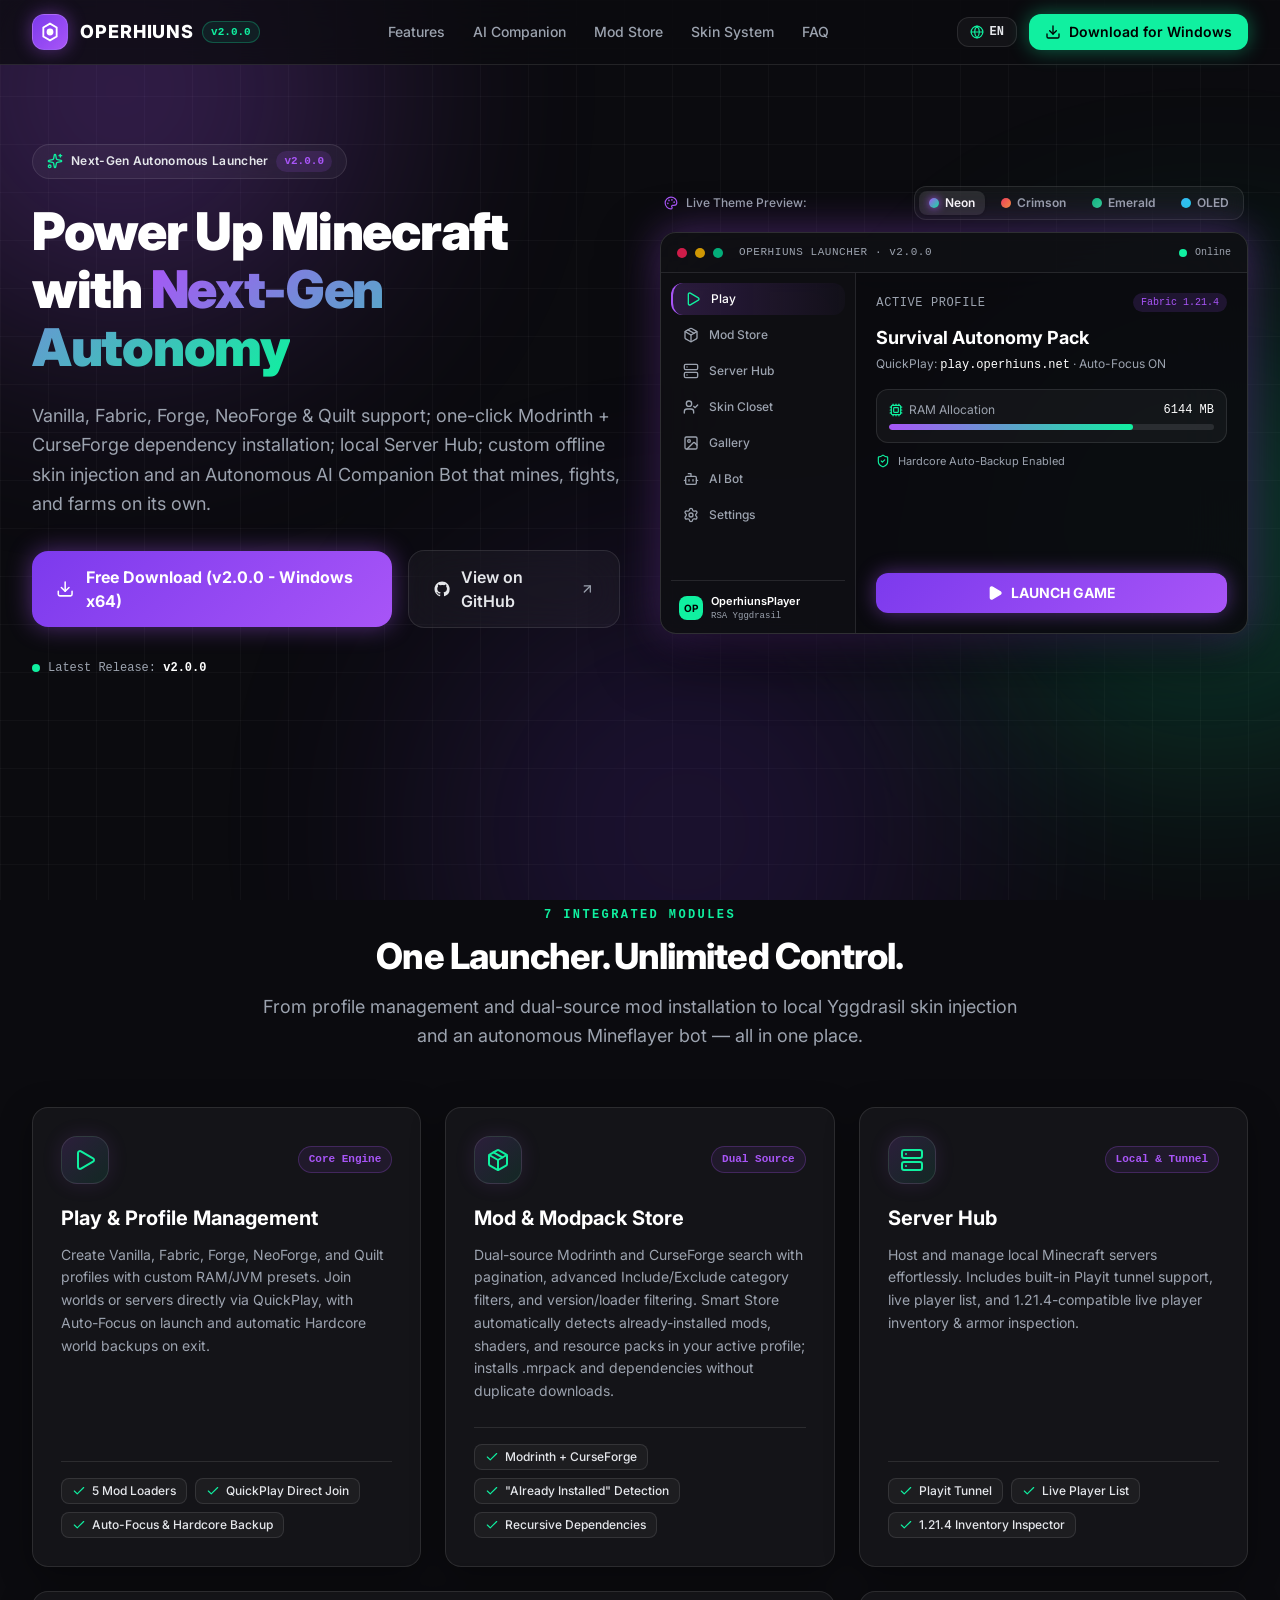
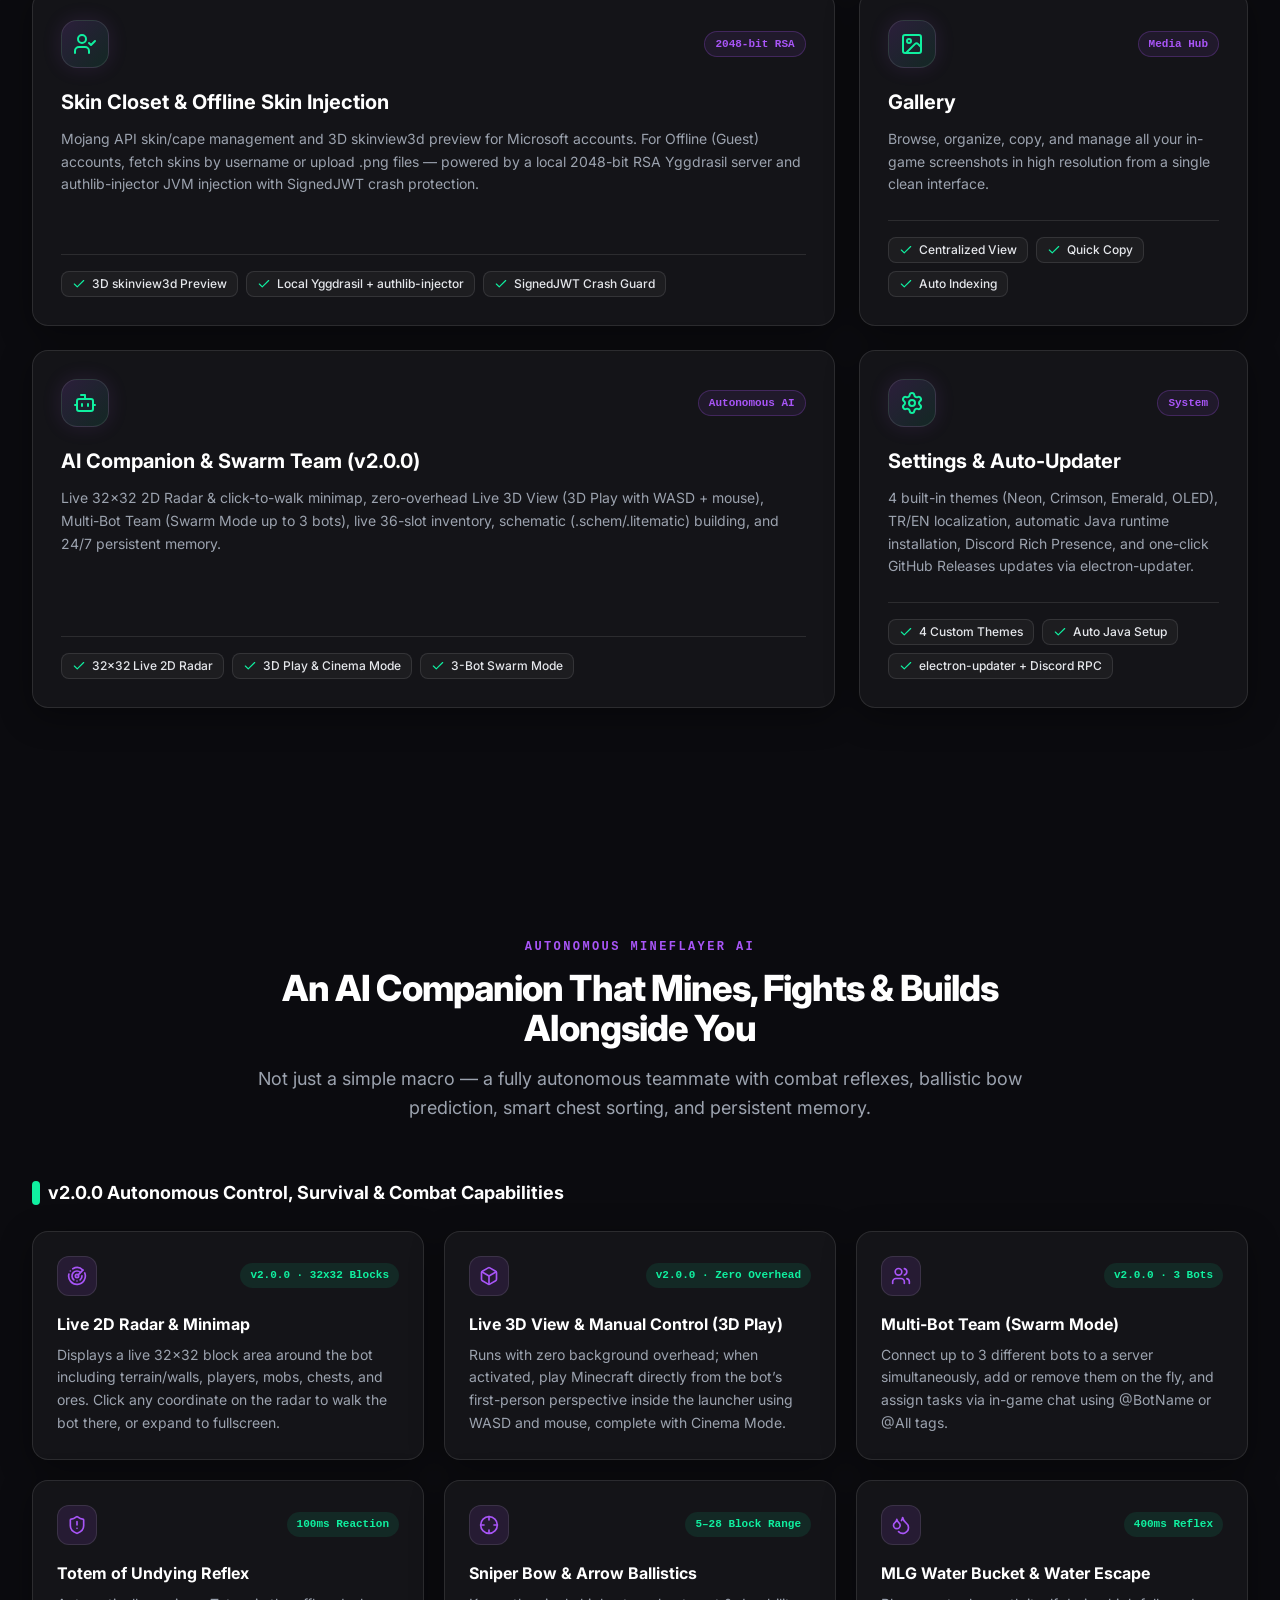
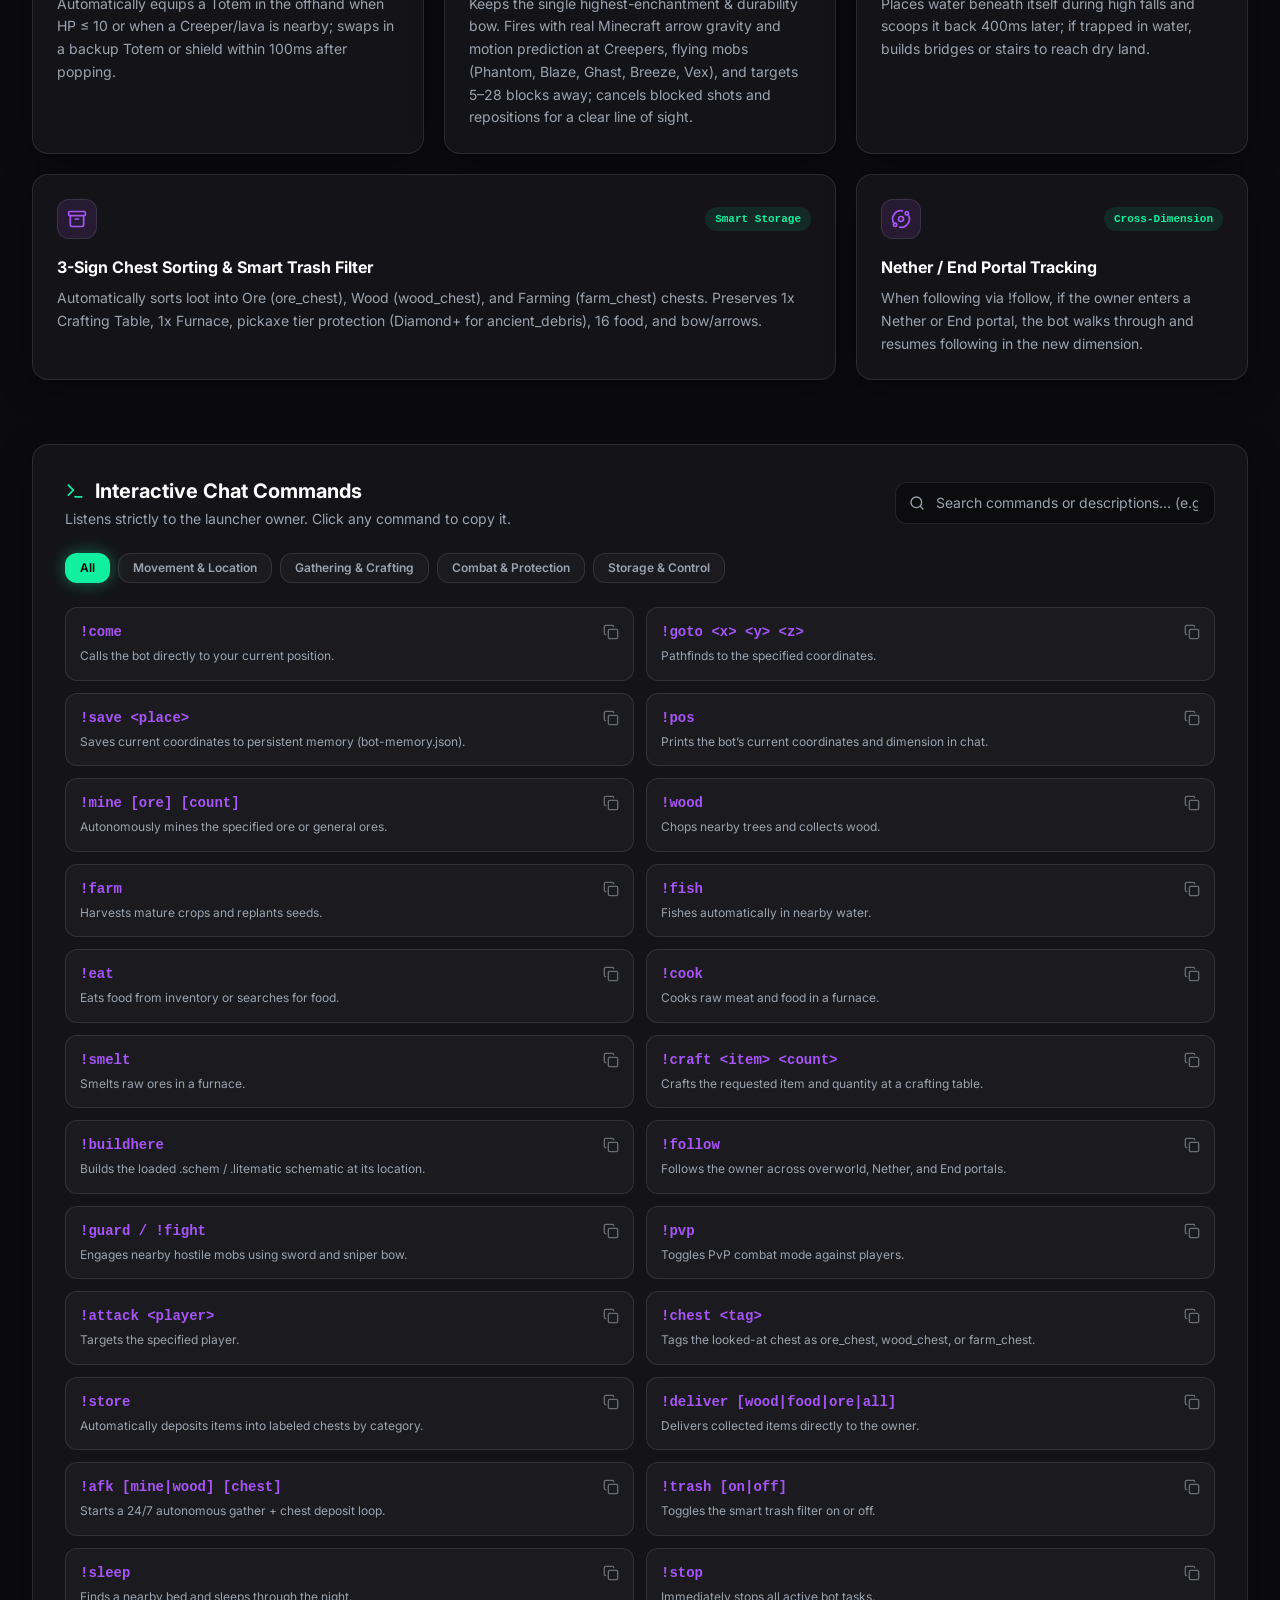
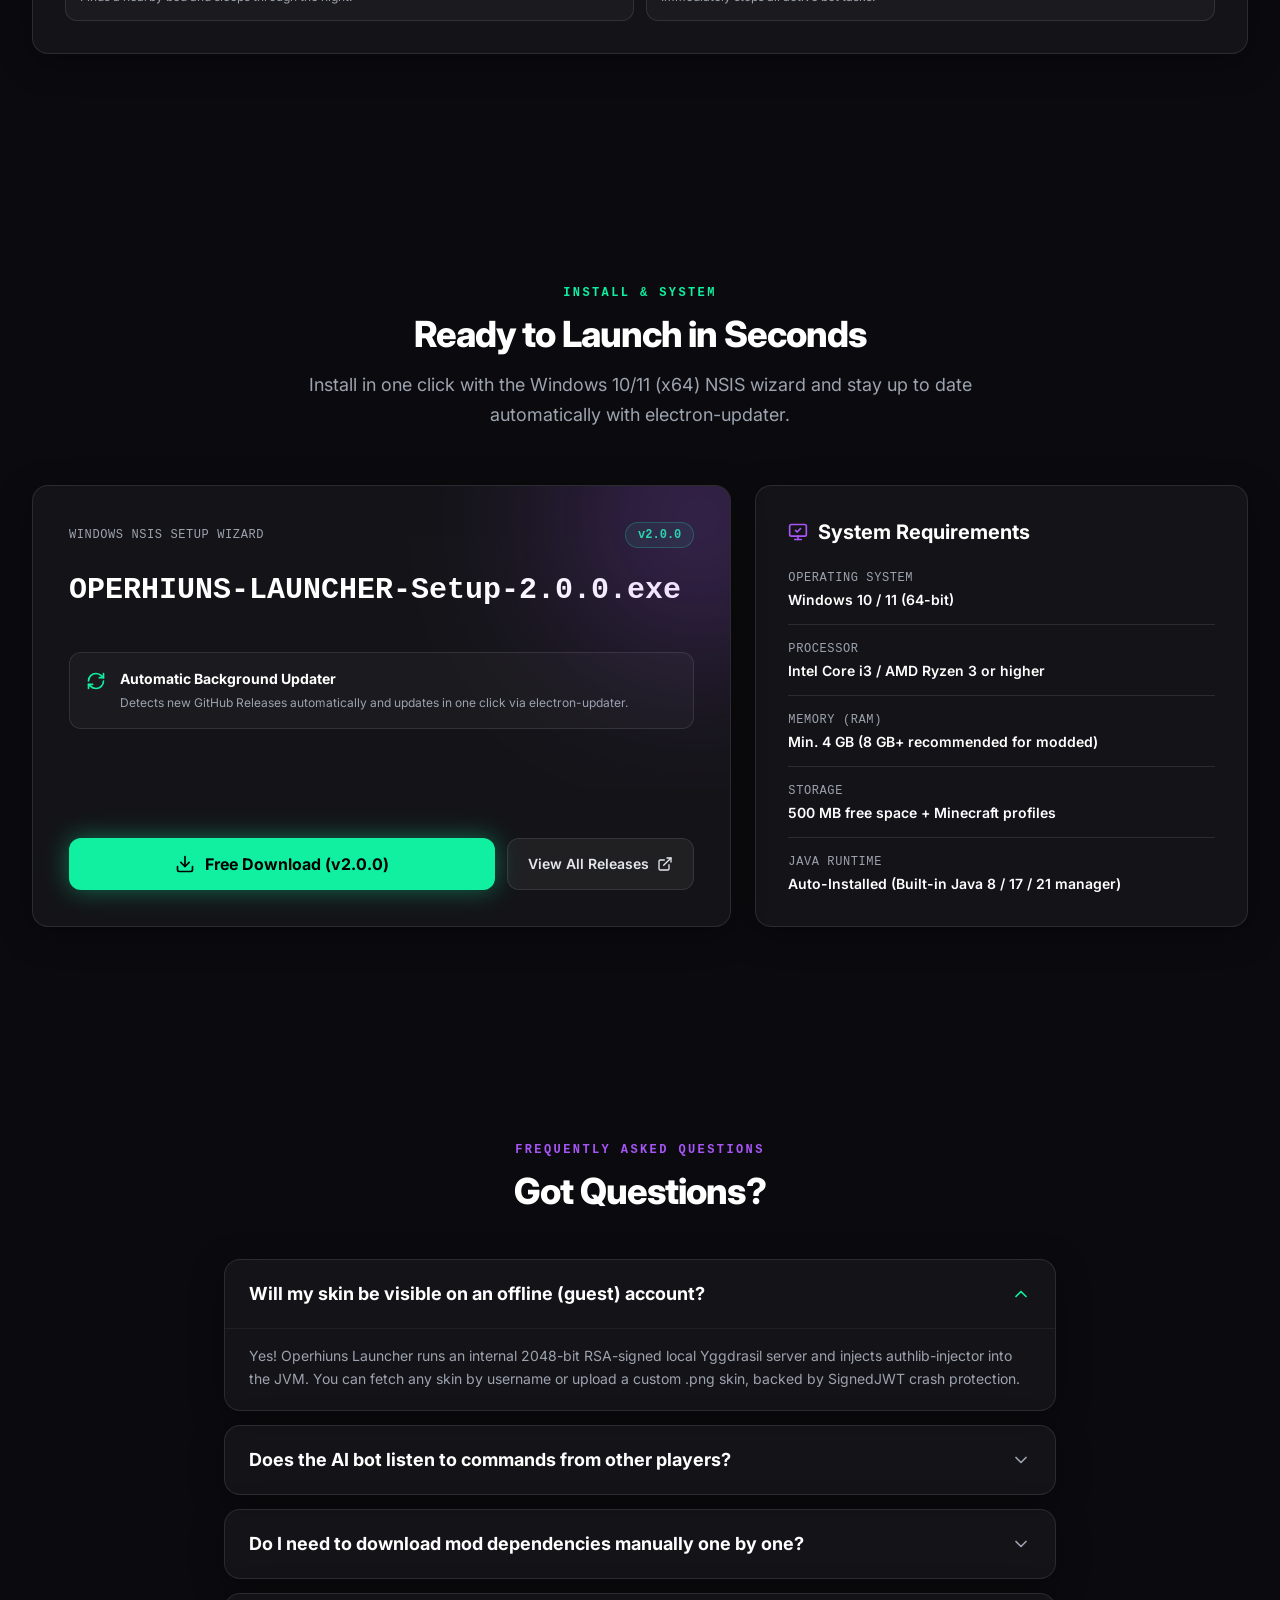
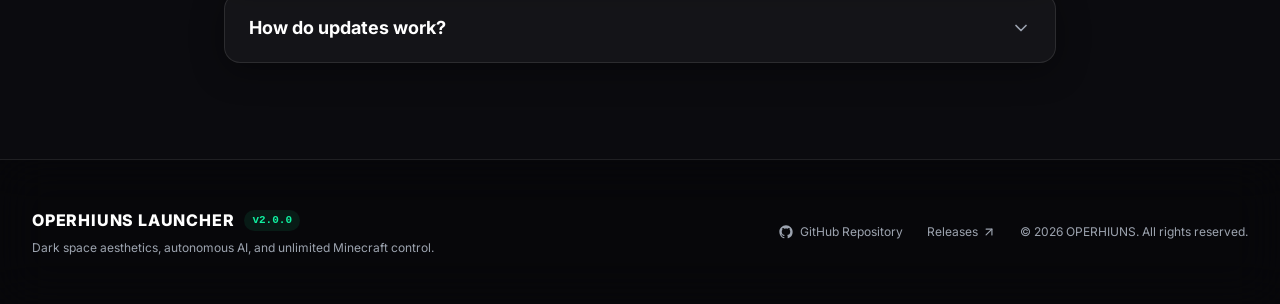
<file: index.html>
<!doctype html>
<html lang="tr" class="dark scroll-smooth">
  <head>
    <meta charset="UTF-8" />
    <meta name="viewport" content="width=device-width, initial-scale=1.0" />
    <title>OPERHIUNS LAUNCHER v2.0.0 — Yeni Nesil Otonom Minecraft Başlatıcısı</title>
    <meta
      name="description"
      content="Vanilla, Fabric, Forge, NeoForge ve Quilt desteği; Modrinth + CurseForge tek tıkla kurulum; misafir skin enjeksiyonu ve otonom Mineflayer Yardımcı Bot."
    />
    <link rel="preconnect" href="https://fonts.googleapis.com" />
    <link rel="preconnect" href="https://fonts.gstatic.com" crossorigin />
    <link
      href="https://fonts.googleapis.com/css2?family=Inter:wght@400;500;600;700;800;900&family=JetBrains+Mono:wght@400;500;600;700&display=swap"
      rel="stylesheet"
    />
    <link
      rel="icon"
      type="image/svg+xml"
      href="data:image/svg+xml,<svg xmlns='http://www.w3.org/2000/svg' viewBox='0 0 64 64'><defs><linearGradient id='g' x1='0' y1='0' x2='1' y2='1'><stop offset='0%' stop-color='%237C3AED'/><stop offset='100%' stop-color='%2310F0A0'/></linearGradient></defs><rect width='64' height='64' rx='16' fill='%230B0B0F'/><path d='M32 12L50 22v20L32 52 14 42V22z' fill='none' stroke='url(%23g)' stroke-width='4'/><circle cx='32' cy='32' r='7' fill='%2310F0A0'/></svg>"
    />
    <script type="module" crossorigin src="./assets/index-D9bFZubq.js"></script>
    <link rel="stylesheet" crossorigin href="./assets/index-CnOnNYaC.css">
  </head>
  <body class="bg-[#0B0B0F] text-[#E5E7EB] antialiased selection:bg-[#A855F7]/30 selection:text-white">
    <div id="root"></div>
  </body>
</html>
</file>
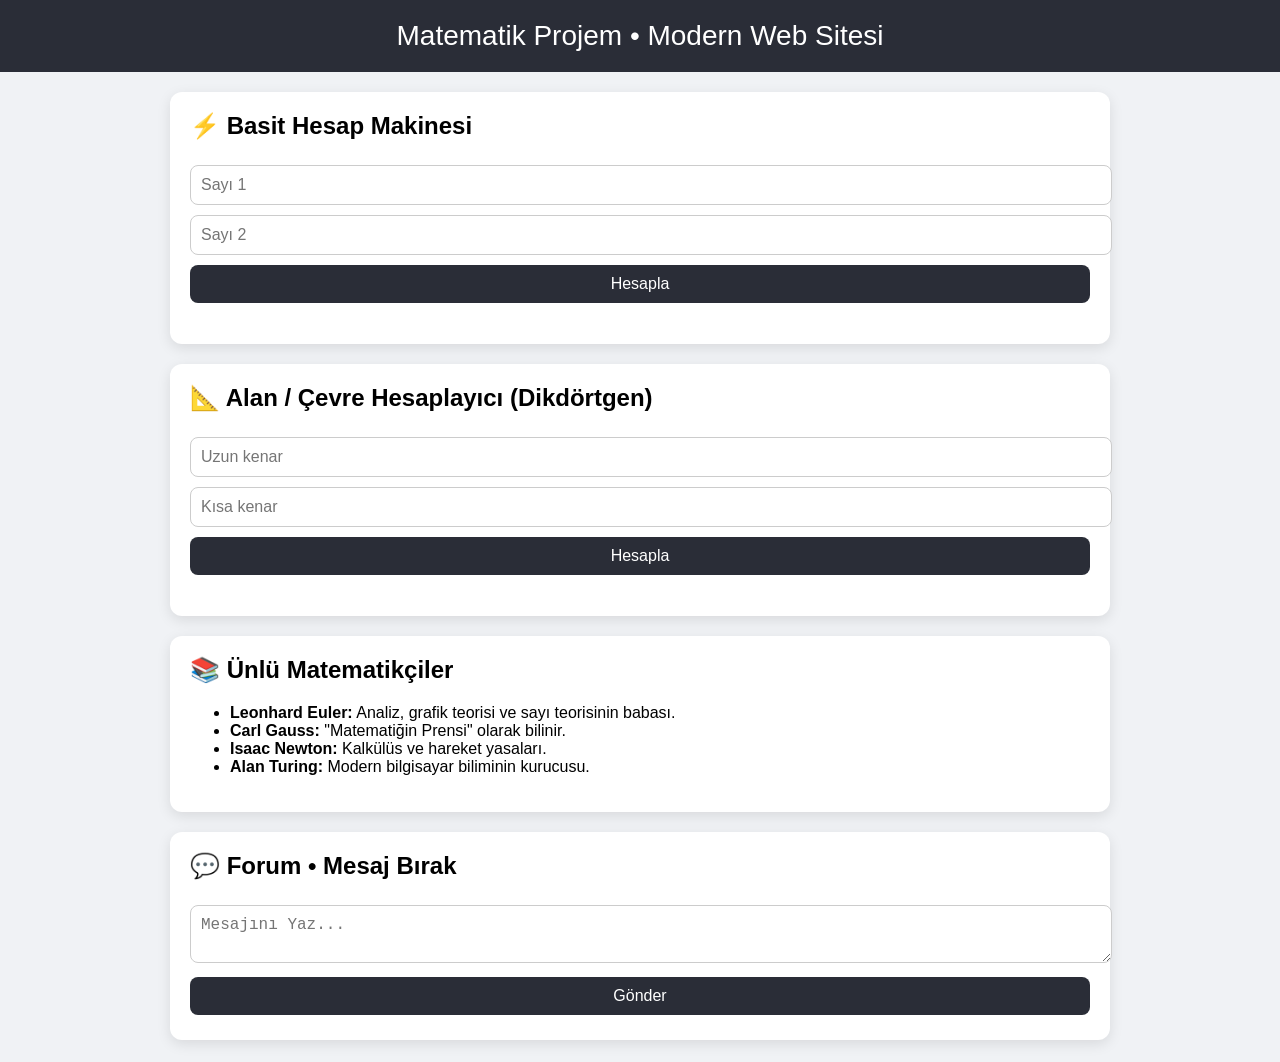
<file: math_project_site.html>
<!DOCTYPE html>
<html lang="tr">
<head>
  <meta charset="UTF-8" />
  <meta name="viewport" content="width=device-width, initial-scale=1.0" />
  <title>Matematik Projem</title>
  <style>
    body {
      font-family: Arial, sans-serif;
      margin: 0;
      background: #f0f2f5;
    }
    header {
      background: #2a2d37;
      color: white;
      padding: 20px;
      text-align: center;
      font-size: 28px;
    }
    section {
      margin: 20px auto;
      width: 90%;
      max-width: 900px;
      background: white;
      padding: 20px;
      border-radius: 12px;
      box-shadow: 0 4px 14px rgba(0,0,0,0.1);
    }
    h2 {
      margin-top: 0;
    }
    input, button, textarea {
      padding: 10px;
      margin: 5px 0;
      width: 100%;
      border-radius: 8px;
      border: 1px solid #ccc;
      font-size: 16px;
    }
    button {
      cursor: pointer;
      background: #2a2d37;
      color: white;
      border: none;
    }
    .forum-message {
      background: #eef0f5;
      padding: 10px;
      margin-bottom: 10px;
      border-radius: 8px;
    }
  </style>
</head>
<body>
  <header>Matematik Projem • Modern Web Sitesi</header>

  <section>
    <h2>⚡ Basit Hesap Makinesi</h2>
    <input id="calcA" type="number" placeholder="Sayı 1">
    <input id="calcB" type="number" placeholder="Sayı 2">
    <button onclick="calc()">Hesapla</button>
    <p id="calcResult"></p>
  </section>

  <section>
    <h2>📐 Alan / Çevre Hesaplayıcı (Dikdörtgen)</h2>
    <input id="k1" type="number" placeholder="Uzun kenar">
    <input id="k2" type="number" placeholder="Kısa kenar">
    <button onclick="rectangle()">Hesapla</button>
    <p id="rectResult"></p>
  </section>

  <section>
    <h2>📚 Ünlü Matematikçiler</h2>
    <ul>
      <li><b>Leonhard Euler:</b> Analiz, grafik teorisi ve sayı teorisinin babası.</li>
      <li><b>Carl Gauss:</b> "Matematiğin Prensi" olarak bilinir.</li>
      <li><b>Isaac Newton:</b> Kalkülüs ve hareket yasaları.</li>
      <li><b>Alan Turing:</b> Modern bilgisayar biliminin kurucusu.</li>
    </ul>
  </section>

  <section>
    <h2>💬 Forum • Mesaj Bırak</h2>
    <textarea id="forumInput" placeholder="Mesajını Yaz..."></textarea>
    <button onclick="sendMsg()">Gönder</button>
    <div id="forum"></div>
  </section>

  <script>
    function calc() {
      const a = Number(document.getElementById('calcA').value);
      const b = Number(document.getElementById('calcB').value);
      document.getElementById('calcResult').innerText =
        `Toplam: ${a+b}, Çarpım: ${a*b}`;
    }

    function rectangle() {
      const u = Number(document.getElementById('k1').value);
      const k = Number(document.getElementById('k2').value);
      const alan = u * k;
      const cevre = 2 * (u + k);
      document.getElementById('rectResult').innerText = `Alan: ${alan}, Çevre: ${cevre}`;
    }

    function sendMsg() {
      const msg = document.getElementById('forumInput').value;
      if (!msg.trim()) return;
      const div = document.createElement('div');
      div.className = 'forum-message';
      div.innerText = msg;
      document.getElementById('forum').appendChild(div);
      document.getElementById('forumInput').value = '';
    }
  </script>
</body>
</html>
</file>
<file: assets/index-CnOnNYaC.css>
/*! tailwindcss v4.3.5 | MIT License | https://tailwindcss.com */
@layer properties{@supports (((-webkit-hyphens:none)) and (not (margin-trim:block))) or ((-moz-orient:inline) and (not (color:rgb(from red r g b)))){*,:before,:after,::backdrop{--tw-translate-x:0;--tw-translate-y:0;--tw-translate-z:0;--tw-rotate-x:initial;--tw-rotate-y:initial;--tw-rotate-z:initial;--tw-skew-x:initial;--tw-skew-y:initial;--tw-space-y-reverse:0;--tw-border-style:solid;--tw-leading:initial;--tw-font-weight:initial;--tw-tracking:initial;--tw-shadow:0 0 #0000;--tw-shadow-color:initial;--tw-shadow-alpha:100%;--tw-inset-shadow:0 0 #0000;--tw-inset-shadow-color:initial;--tw-inset-shadow-alpha:100%;--tw-ring-color:initial;--tw-ring-shadow:0 0 #0000;--tw-inset-ring-color:initial;--tw-inset-ring-shadow:0 0 #0000;--tw-ring-inset:initial;--tw-ring-offset-width:0px;--tw-ring-offset-color:#fff;--tw-ring-offset-shadow:0 0 #0000;--tw-blur:initial;--tw-brightness:initial;--tw-contrast:initial;--tw-grayscale:initial;--tw-hue-rotate:initial;--tw-invert:initial;--tw-opacity:initial;--tw-saturate:initial;--tw-sepia:initial;--tw-drop-shadow:initial;--tw-drop-shadow-color:initial;--tw-drop-shadow-alpha:100%;--tw-drop-shadow-size:initial;--tw-backdrop-blur:initial;--tw-backdrop-brightness:initial;--tw-backdrop-contrast:initial;--tw-backdrop-grayscale:initial;--tw-backdrop-hue-rotate:initial;--tw-backdrop-invert:initial;--tw-backdrop-opacity:initial;--tw-backdrop-saturate:initial;--tw-backdrop-sepia:initial;--tw-duration:initial;--tw-scale-x:1;--tw-scale-y:1;--tw-scale-z:1}}}@layer theme{:root,:host{--font-sans:-apple-system, BlinkMacSystemFont, "Segoe UI", Roboto, "Helvetica Neue", "Noto Sans", Arial, sans-serif, "Apple Color Emoji", "Segoe UI Emoji", "Segoe UI Symbol", "Noto Color Emoji";--font-mono:ui-monospace, SFMono-Regular, Menlo, Monaco, Consolas, "Liberation Mono", "Courier New", monospace;--color-amber-400:oklch(82.8% .189 84.429);--color-emerald-400:oklch(76.5% .177 163.223);--color-purple-500:oklch(62.7% .265 303.9);--color-rose-500:oklch(64.5% .246 16.439);--color-black:#000;--color-white:#fff;--spacing:.25rem;--container-2xl:42rem;--container-3xl:48rem;--container-4xl:56rem;--container-7xl:80rem;--text-xs:.75rem;--text-xs--line-height:calc(1 / .75);--text-sm:.875rem;--text-sm--line-height:calc(1.25 / .875);--text-base:1rem;--text-base--line-height:calc(1.5 / 1);--text-lg:1.125rem;--text-lg--line-height:calc(1.75 / 1.125);--text-xl:1.25rem;--text-xl--line-height:calc(1.75 / 1.25);--text-2xl:1.5rem;--text-2xl--line-height:calc(2 / 1.5);--text-3xl:1.875rem;--text-3xl--line-height:calc(2.25 / 1.875);--text-4xl:2.25rem;--text-4xl--line-height:calc(2.5 / 2.25);--text-5xl:3rem;--text-5xl--line-height:1;--font-weight-medium:500;--font-weight-semibold:600;--font-weight-bold:700;--font-weight-extrabold:800;--font-weight-black:900;--tracking-tight:-.025em;--tracking-wide:.025em;--tracking-wider:.05em;--leading-relaxed:1.625;--radius-lg:.5rem;--radius-xl:.75rem;--radius-2xl:1rem;--animate-pulse:pulse 2s cubic-bezier(.4, 0, .6, 1) infinite;--blur-md:12px;--blur-xl:24px;--blur-2xl:40px;--default-transition-duration:.15s;--default-transition-timing-function:cubic-bezier(.4, 0, .2, 1);--default-font-family:var(--font-sans);--default-mono-font-family:var(--font-mono)}}@layer base{*,:after,:before,::backdrop{box-sizing:border-box;border:0 solid;margin:0;padding:0}::file-selector-button{box-sizing:border-box;border:0 solid;margin:0;padding:0}html,:host{-webkit-text-size-adjust:100%;tab-size:4;line-height:1.5;font-family:var(--default-font-family,-apple-system, BlinkMacSystemFont, "Segoe UI", Roboto, "Helvetica Neue", "Noto Sans", Arial, sans-serif, "Apple Color Emoji", "Segoe UI Emoji", "Segoe UI Symbol", "Noto Color Emoji");font-feature-settings:var(--default-font-feature-settings,normal);font-variation-settings:var(--default-font-variation-settings,normal);-webkit-tap-highlight-color:transparent}hr{height:0;color:inherit;border-top-width:1px}abbr:where([title]){-webkit-text-decoration:underline dotted;text-decoration:underline dotted}h1,h2,h3,h4,h5,h6{font-size:inherit;font-weight:inherit}a{color:inherit;-webkit-text-decoration:inherit;-webkit-text-decoration:inherit;-webkit-text-decoration:inherit;-webkit-text-decoration:inherit;text-decoration:inherit}b,strong{font-weight:bolder}code,kbd,samp,pre{font-family:var(--default-mono-font-family,ui-monospace, SFMono-Regular, Menlo, Monaco, Consolas, "Liberation Mono", "Courier New", monospace);font-feature-settings:var(--default-mono-font-feature-settings,normal);font-variation-settings:var(--default-mono-font-variation-settings,normal);font-size:1em}small{font-size:80%}sub,sup{vertical-align:baseline;font-size:75%;line-height:0;position:relative}sub{bottom:-.25em}sup{top:-.5em}table{text-indent:0;border-color:inherit;border-collapse:collapse}:-moz-focusring:where(:not(iframe)){outline:auto}progress{vertical-align:baseline}summary{display:list-item}ol,ul,menu{list-style:none}img,svg,video,canvas,audio,iframe,embed,object{vertical-align:middle;display:block}img,video{max-width:100%;height:auto}button,input,select,optgroup,textarea{font:inherit;font-feature-settings:inherit;font-variation-settings:inherit;letter-spacing:inherit;color:inherit;opacity:1;background-color:#0000;border-radius:0}::file-selector-button{font:inherit;font-feature-settings:inherit;font-variation-settings:inherit;letter-spacing:inherit;color:inherit;opacity:1;background-color:#0000;border-radius:0}:where(select:is([multiple],[size])) optgroup{font-weight:bolder}:where(select:is([multiple],[size])) optgroup option{padding-inline-start:20px}::file-selector-button{margin-inline-end:4px}::placeholder{opacity:1}@supports (not ((-webkit-appearance:-apple-pay-button))) or (contain-intrinsic-size:1px){::placeholder{color:currentColor}@supports (color:color-mix(in lab, red, red)){::placeholder{color:color-mix(in oklab, currentcolor 50%, transparent)}}}textarea{resize:vertical}::-webkit-search-decoration{-webkit-appearance:none}::-webkit-date-and-time-value{min-height:1lh;text-align:inherit}::-webkit-datetime-edit{display:inline-flex}::-webkit-datetime-edit-fields-wrapper{padding:0}::-webkit-datetime-edit{padding-block:0}::-webkit-datetime-edit-year-field{padding-block:0}::-webkit-datetime-edit-month-field{padding-block:0}::-webkit-datetime-edit-day-field{padding-block:0}::-webkit-datetime-edit-hour-field{padding-block:0}::-webkit-datetime-edit-minute-field{padding-block:0}::-webkit-datetime-edit-second-field{padding-block:0}::-webkit-datetime-edit-millisecond-field{padding-block:0}::-webkit-datetime-edit-meridiem-field{padding-block:0}::-webkit-calendar-picker-indicator{line-height:1}:-moz-ui-invalid{box-shadow:none}button,input:where([type=button],[type=reset],[type=submit]){appearance:button}::file-selector-button{appearance:button}::-webkit-inner-spin-button{height:auto}::-webkit-outer-spin-button{height:auto}[hidden]:where(:not([hidden=until-found])){display:none!important}:root{--lightningcss-light: ;--lightningcss-dark:initial;color-scheme:dark;font-family:Inter,Segoe UI,system-ui,-apple-system,sans-serif}code,pre,.font-mono{font-family:JetBrains Mono,ui-monospace,SFMono-Regular,Menlo,Monaco,Consolas,monospace}body{color:#e5e7eb;background-color:#0b0b0f;overflow-x:hidden}}@layer components;@layer utilities{.pointer-events-none{pointer-events:none}.visible{visibility:visible}.absolute{position:absolute}.fixed{position:fixed}.relative{position:relative}.inset-0{inset:0}.inset-x-0{inset-inline:0}.-top-24{top:calc(var(--spacing) * -24)}.-top-40{top:calc(var(--spacing) * -40)}.top-0{top:0}.top-1\/2{top:50%}.top-1\/3{top:33.3333%}.-right-24{right:calc(var(--spacing) * -24)}.-right-40{right:calc(var(--spacing) * -40)}.-bottom-48{bottom:calc(var(--spacing) * -48)}.-left-32{left:calc(var(--spacing) * -32)}.left-1\/3{left:33.3333%}.left-3\.5{left:calc(var(--spacing) * 3.5)}.z-0{z-index:0}.z-10{z-index:10}.z-50{z-index:50}.col-span-4{grid-column:span 4/span 4}.col-span-8{grid-column:span 8/span 8}.mx-auto{margin-inline:auto}.mt-0\.5{margin-top:calc(var(--spacing) * .5)}.mt-1{margin-top:var(--spacing)}.mt-2{margin-top:calc(var(--spacing) * 2)}.mt-3{margin-top:calc(var(--spacing) * 3)}.mt-4{margin-top:calc(var(--spacing) * 4)}.mt-auto{margin-top:auto}.mb-1{margin-bottom:var(--spacing)}.mb-1\.5{margin-bottom:calc(var(--spacing) * 1.5)}.mb-2{margin-bottom:calc(var(--spacing) * 2)}.mb-3{margin-bottom:calc(var(--spacing) * 3)}.mb-4{margin-bottom:calc(var(--spacing) * 4)}.mb-5{margin-bottom:calc(var(--spacing) * 5)}.mb-6{margin-bottom:calc(var(--spacing) * 6)}.mb-8{margin-bottom:calc(var(--spacing) * 8)}.mb-12{margin-bottom:calc(var(--spacing) * 12)}.mb-14{margin-bottom:calc(var(--spacing) * 14)}.mb-16{margin-bottom:calc(var(--spacing) * 16)}.ml-2{margin-left:calc(var(--spacing) * 2)}.block{display:block}.flex{display:flex}.grid{display:grid}.hidden{display:none}.inline-flex{display:inline-flex}.h-1\.5{height:calc(var(--spacing) * 1.5)}.h-2{height:calc(var(--spacing) * 2)}.h-2\.5{height:calc(var(--spacing) * 2.5)}.h-3\.5{height:calc(var(--spacing) * 3.5)}.h-4{height:calc(var(--spacing) * 4)}.h-5{height:calc(var(--spacing) * 5)}.h-6{height:calc(var(--spacing) * 6)}.h-9{height:calc(var(--spacing) * 9)}.h-10{height:calc(var(--spacing) * 10)}.h-12{height:calc(var(--spacing) * 12)}.h-16{height:calc(var(--spacing) * 16)}.h-64{height:calc(var(--spacing) * 64)}.h-\[460px\]{height:460px}.h-\[500px\]{height:500px}.h-\[520px\]{height:520px}.h-full{height:100%}.min-h-\[360px\]{min-height:360px}.min-h-screen{min-height:100vh}.w-2{width:calc(var(--spacing) * 2)}.w-2\.5{width:calc(var(--spacing) * 2.5)}.w-3\.5{width:calc(var(--spacing) * 3.5)}.w-3\/4{width:75%}.w-4{width:calc(var(--spacing) * 4)}.w-5{width:calc(var(--spacing) * 5)}.w-6{width:calc(var(--spacing) * 6)}.w-9{width:calc(var(--spacing) * 9)}.w-10{width:calc(var(--spacing) * 10)}.w-12{width:calc(var(--spacing) * 12)}.w-64{width:calc(var(--spacing) * 64)}.w-\[460px\]{width:460px}.w-\[500px\]{width:500px}.w-\[520px\]{width:520px}.w-full{width:100%}.max-w-2xl{max-width:var(--container-2xl)}.max-w-3xl{max-width:var(--container-3xl)}.max-w-4xl{max-width:var(--container-4xl)}.max-w-7xl{max-width:var(--container-7xl)}.min-w-0{min-width:0}.flex-1{flex:1}.shrink-0{flex-shrink:0}.-translate-y-1\/2{--tw-translate-y:calc(calc(1 / 2 * 100%) * -1);translate:var(--tw-translate-x) var(--tw-translate-y)}.rotate-180{rotate:180deg}.transform{transform:var(--tw-rotate-x, ) var(--tw-rotate-y, ) var(--tw-rotate-z, ) var(--tw-skew-x, ) var(--tw-skew-y, )}.animate-pulse{animation:var(--animate-pulse)}.cursor-pointer{cursor:pointer}.scroll-mt-16{scroll-margin-top:calc(var(--spacing) * 16)}.scroll-mt-24{scroll-margin-top:calc(var(--spacing) * 24)}.grid-cols-1{grid-template-columns:repeat(1,minmax(0,1fr))}.grid-cols-2{grid-template-columns:repeat(2,minmax(0,1fr))}.grid-cols-3{grid-template-columns:repeat(3,minmax(0,1fr))}.grid-cols-12{grid-template-columns:repeat(12,minmax(0,1fr))}.flex-col{flex-direction:column}.flex-wrap{flex-wrap:wrap}.items-center{align-items:center}.items-start{align-items:flex-start}.items-stretch{align-items:stretch}.justify-between{justify-content:space-between}.justify-center{justify-content:center}.gap-1{gap:var(--spacing)}.gap-1\.5{gap:calc(var(--spacing) * 1.5)}.gap-2{gap:calc(var(--spacing) * 2)}.gap-2\.5{gap:calc(var(--spacing) * 2.5)}.gap-3{gap:calc(var(--spacing) * 3)}.gap-3\.5{gap:calc(var(--spacing) * 3.5)}.gap-4{gap:calc(var(--spacing) * 4)}.gap-5{gap:calc(var(--spacing) * 5)}.gap-6{gap:calc(var(--spacing) * 6)}.gap-7{gap:calc(var(--spacing) * 7)}.gap-12{gap:calc(var(--spacing) * 12)}:where(.space-y-1>:not(:last-child)){--tw-space-y-reverse:0;margin-block-start:calc(var(--spacing) * var(--tw-space-y-reverse));margin-block-end:calc(var(--spacing) * calc(1 - var(--tw-space-y-reverse)))}:where(.space-y-1\.5>:not(:last-child)){--tw-space-y-reverse:0;margin-block-start:calc(calc(var(--spacing) * 1.5) * var(--tw-space-y-reverse));margin-block-end:calc(calc(var(--spacing) * 1.5) * calc(1 - var(--tw-space-y-reverse)))}:where(.space-y-2>:not(:last-child)){--tw-space-y-reverse:0;margin-block-start:calc(calc(var(--spacing) * 2) * var(--tw-space-y-reverse));margin-block-end:calc(calc(var(--spacing) * 2) * calc(1 - var(--tw-space-y-reverse)))}:where(.space-y-2\.5>:not(:last-child)){--tw-space-y-reverse:0;margin-block-start:calc(calc(var(--spacing) * 2.5) * var(--tw-space-y-reverse));margin-block-end:calc(calc(var(--spacing) * 2.5) * calc(1 - var(--tw-space-y-reverse)))}:where(.space-y-3>:not(:last-child)){--tw-space-y-reverse:0;margin-block-start:calc(calc(var(--spacing) * 3) * var(--tw-space-y-reverse));margin-block-end:calc(calc(var(--spacing) * 3) * calc(1 - var(--tw-space-y-reverse)))}:where(.space-y-3\.5>:not(:last-child)){--tw-space-y-reverse:0;margin-block-start:calc(calc(var(--spacing) * 3.5) * var(--tw-space-y-reverse));margin-block-end:calc(calc(var(--spacing) * 3.5) * calc(1 - var(--tw-space-y-reverse)))}:where(.space-y-4>:not(:last-child)){--tw-space-y-reverse:0;margin-block-start:calc(calc(var(--spacing) * 4) * var(--tw-space-y-reverse));margin-block-end:calc(calc(var(--spacing) * 4) * calc(1 - var(--tw-space-y-reverse)))}:where(.space-y-6>:not(:last-child)){--tw-space-y-reverse:0;margin-block-start:calc(calc(var(--spacing) * 6) * var(--tw-space-y-reverse));margin-block-end:calc(calc(var(--spacing) * 6) * calc(1 - var(--tw-space-y-reverse)))}.gap-x-6{column-gap:calc(var(--spacing) * 6)}.gap-y-2{row-gap:calc(var(--spacing) * 2)}.truncate{text-overflow:ellipsis;white-space:nowrap;overflow:hidden}.overflow-hidden{overflow:hidden}.scroll-smooth{scroll-behavior:smooth}.rounded{border-radius:.25rem}.rounded-2xl{border-radius:var(--radius-2xl)}.rounded-full{border-radius:2147483647px}.rounded-lg{border-radius:var(--radius-lg)}.rounded-xl{border-radius:var(--radius-xl)}.border{border-style:var(--tw-border-style);border-width:1px}.border-t{border-top-style:var(--tw-border-style);border-top-width:1px}.border-r{border-right-style:var(--tw-border-style);border-right-width:1px}.border-b{border-bottom-style:var(--tw-border-style);border-bottom-width:1px}.border-transparent{border-color:#0000}.border-white\/5{border-color:#ffffff0d}@supports (color:color-mix(in lab, red, red)){.border-white\/5{border-color:color-mix(in oklab, var(--color-white) 5%, transparent)}}.border-white\/10{border-color:#ffffff1a}@supports (color:color-mix(in lab, red, red)){.border-white\/10{border-color:color-mix(in oklab, var(--color-white) 10%, transparent)}}.border-white\/15{border-color:#ffffff26}@supports (color:color-mix(in lab, red, red)){.border-white\/15{border-color:color-mix(in oklab, var(--color-white) 15%, transparent)}}.bg-\[\#0B0B0F\]{background-color:#0b0b0f}.bg-\[\#0B0B0F\]\/75{background-color:oklab(15.1545% .00225294 -.00821338/.75)}.bg-\[\#0B0B0F\]\/95{background-color:oklab(15.1545% .00225294 -.00821338/.95)}.bg-amber-400\/80{background-color:#fcbb00cc}@supports (color:color-mix(in lab, red, red)){.bg-amber-400\/80{background-color:color-mix(in oklab, var(--color-amber-400) 80%, transparent)}}.bg-black\/30{background-color:#0000004d}@supports (color:color-mix(in lab, red, red)){.bg-black\/30{background-color:color-mix(in oklab, var(--color-black) 30%, transparent)}}.bg-black\/40{background-color:#0006}@supports (color:color-mix(in lab, red, red)){.bg-black\/40{background-color:color-mix(in oklab, var(--color-black) 40%, transparent)}}.bg-black\/50{background-color:#00000080}@supports (color:color-mix(in lab, red, red)){.bg-black\/50{background-color:color-mix(in oklab, var(--color-black) 50%, transparent)}}.bg-emerald-400\/80{background-color:#00d294cc}@supports (color:color-mix(in lab, red, red)){.bg-emerald-400\/80{background-color:color-mix(in oklab, var(--color-emerald-400) 80%, transparent)}}.bg-rose-500\/80{background-color:#ff2357cc}@supports (color:color-mix(in lab, red, red)){.bg-rose-500\/80{background-color:color-mix(in oklab, var(--color-rose-500) 80%, transparent)}}.bg-white\/10{background-color:#ffffff1a}@supports (color:color-mix(in lab, red, red)){.bg-white\/10{background-color:color-mix(in oklab, var(--color-white) 10%, transparent)}}.bg-white\/\[0\.02\]{background-color:#ffffff05}@supports (color:color-mix(in lab, red, red)){.bg-white\/\[0\.02\]{background-color:color-mix(in oklab, var(--color-white) 2%, transparent)}}.bg-white\/\[0\.03\]{background-color:#ffffff08}@supports (color:color-mix(in lab, red, red)){.bg-white\/\[0\.03\]{background-color:color-mix(in oklab, var(--color-white) 3%, transparent)}}.bg-white\/\[0\.04\]{background-color:#ffffff0a}@supports (color:color-mix(in lab, red, red)){.bg-white\/\[0\.04\]{background-color:color-mix(in oklab, var(--color-white) 4%, transparent)}}.bg-white\/\[0\.05\]{background-color:#ffffff0d}@supports (color:color-mix(in lab, red, red)){.bg-white\/\[0\.05\]{background-color:color-mix(in oklab, var(--color-white) 5%, transparent)}}.bg-white\/\[0\.015\]{background-color:#ffffff04}@supports (color:color-mix(in lab, red, red)){.bg-white\/\[0\.015\]{background-color:color-mix(in oklab, var(--color-white) 1.5%, transparent)}}.bg-clip-text{-webkit-background-clip:text;background-clip:text}.fill-current{fill:currentColor}.p-1{padding:var(--spacing)}.p-2{padding:calc(var(--spacing) * 2)}.p-2\.5{padding:calc(var(--spacing) * 2.5)}.p-3{padding:calc(var(--spacing) * 3)}.p-3\.5{padding:calc(var(--spacing) * 3.5)}.p-4{padding:calc(var(--spacing) * 4)}.p-6{padding:calc(var(--spacing) * 6)}.p-7{padding:calc(var(--spacing) * 7)}.px-1{padding-inline:var(--spacing)}.px-2{padding-inline:calc(var(--spacing) * 2)}.px-2\.5{padding-inline:calc(var(--spacing) * 2.5)}.px-3{padding-inline:calc(var(--spacing) * 3)}.px-3\.5{padding-inline:calc(var(--spacing) * 3.5)}.px-4{padding-inline:calc(var(--spacing) * 4)}.px-5{padding-inline:calc(var(--spacing) * 5)}.px-6{padding-inline:calc(var(--spacing) * 6)}.py-0\.5{padding-block:calc(var(--spacing) * .5)}.py-1{padding-block:var(--spacing)}.py-1\.5{padding-block:calc(var(--spacing) * 1.5)}.py-2{padding-block:calc(var(--spacing) * 2)}.py-2\.5{padding-block:calc(var(--spacing) * 2.5)}.py-3\.5{padding-block:calc(var(--spacing) * 3.5)}.py-4{padding-block:calc(var(--spacing) * 4)}.py-5{padding-block:calc(var(--spacing) * 5)}.py-10{padding-block:calc(var(--spacing) * 10)}.py-12{padding-block:calc(var(--spacing) * 12)}.py-20{padding-block:calc(var(--spacing) * 20)}.pt-0\.5{padding-top:calc(var(--spacing) * .5)}.pt-2{padding-top:calc(var(--spacing) * 2)}.pt-3{padding-top:calc(var(--spacing) * 3)}.pt-4{padding-top:calc(var(--spacing) * 4)}.pt-28{padding-top:calc(var(--spacing) * 28)}.pr-4{padding-right:calc(var(--spacing) * 4)}.pb-3\.5{padding-bottom:calc(var(--spacing) * 3.5)}.pb-5{padding-bottom:calc(var(--spacing) * 5)}.pb-20{padding-bottom:calc(var(--spacing) * 20)}.pl-10{padding-left:calc(var(--spacing) * 10)}.text-center{text-align:center}.text-left{text-align:left}.font-mono{font-family:var(--font-mono)}.text-2xl{font-size:var(--text-2xl);line-height:var(--tw-leading,var(--text-2xl--line-height))}.text-3xl{font-size:var(--text-3xl);line-height:var(--tw-leading,var(--text-3xl--line-height))}.text-base{font-size:var(--text-base);line-height:var(--tw-leading,var(--text-base--line-height))}.text-lg{font-size:var(--text-lg);line-height:var(--tw-leading,var(--text-lg--line-height))}.text-sm{font-size:var(--text-sm);line-height:var(--tw-leading,var(--text-sm--line-height))}.text-xl{font-size:var(--text-xl);line-height:var(--tw-leading,var(--text-xl--line-height))}.text-xs{font-size:var(--text-xs);line-height:var(--tw-leading,var(--text-xs--line-height))}.text-\[9px\]{font-size:9px}.text-\[10px\]{font-size:10px}.text-\[11px\]{font-size:11px}.leading-\[1\.12\]{--tw-leading:1.12;line-height:1.12}.leading-relaxed{--tw-leading:var(--leading-relaxed);line-height:var(--leading-relaxed)}.font-black{--tw-font-weight:var(--font-weight-black);font-weight:var(--font-weight-black)}.font-bold{--tw-font-weight:var(--font-weight-bold);font-weight:var(--font-weight-bold)}.font-extrabold{--tw-font-weight:var(--font-weight-extrabold);font-weight:var(--font-weight-extrabold)}.font-medium{--tw-font-weight:var(--font-weight-medium);font-weight:var(--font-weight-medium)}.font-semibold{--tw-font-weight:var(--font-weight-semibold);font-weight:var(--font-weight-semibold)}.tracking-\[0\.2em\]{--tw-tracking:.2em;letter-spacing:.2em}.tracking-tight{--tw-tracking:var(--tracking-tight);letter-spacing:var(--tracking-tight)}.tracking-wide{--tw-tracking:var(--tracking-wide);letter-spacing:var(--tracking-wide)}.tracking-wider{--tw-tracking:var(--tracking-wider);letter-spacing:var(--tracking-wider)}.break-all{word-break:break-all}.text-\[\#9CA3AF\]{color:#9ca3af}.text-\[\#E5E7EB\]{color:#e5e7eb}.text-black{color:var(--color-black)}.text-transparent{color:#0000}.text-white{color:var(--color-white)}.uppercase{text-transform:uppercase}.antialiased{-webkit-font-smoothing:antialiased;-moz-osx-font-smoothing:grayscale}.placeholder-\[\#9CA3AF\]::placeholder{color:#9ca3af}.opacity-15{opacity:.15}.opacity-20{opacity:.2}.opacity-25{opacity:.25}.opacity-30{opacity:.3}.opacity-60{opacity:.6}.shadow-sm{--tw-shadow:0 1px 3px 0 var(--tw-shadow-color,#0000001a), 0 1px 2px -1px var(--tw-shadow-color,#0000001a);box-shadow:var(--tw-inset-shadow), var(--tw-inset-ring-shadow), var(--tw-ring-offset-shadow), var(--tw-ring-shadow), var(--tw-shadow)}.blur-\[90px\]{--tw-blur:blur(90px);filter:var(--tw-blur, ) var(--tw-brightness, ) var(--tw-contrast, ) var(--tw-grayscale, ) var(--tw-hue-rotate, ) var(--tw-invert, ) var(--tw-saturate, ) var(--tw-sepia, ) var(--tw-drop-shadow, )}.blur-\[120px\]{--tw-blur:blur(120px);filter:var(--tw-blur, ) var(--tw-brightness, ) var(--tw-contrast, ) var(--tw-grayscale, ) var(--tw-hue-rotate, ) var(--tw-invert, ) var(--tw-saturate, ) var(--tw-sepia, ) var(--tw-drop-shadow, )}.filter{filter:var(--tw-blur, ) var(--tw-brightness, ) var(--tw-contrast, ) var(--tw-grayscale, ) var(--tw-hue-rotate, ) var(--tw-invert, ) var(--tw-saturate, ) var(--tw-sepia, ) var(--tw-drop-shadow, )}.backdrop-blur-2xl{--tw-backdrop-blur:blur(var(--blur-2xl));-webkit-backdrop-filter:var(--tw-backdrop-blur, ) var(--tw-backdrop-brightness, ) var(--tw-backdrop-contrast, ) var(--tw-backdrop-grayscale, ) var(--tw-backdrop-hue-rotate, ) var(--tw-backdrop-invert, ) var(--tw-backdrop-opacity, ) var(--tw-backdrop-saturate, ) var(--tw-backdrop-sepia, );backdrop-filter:var(--tw-backdrop-blur, ) var(--tw-backdrop-brightness, ) var(--tw-backdrop-contrast, ) var(--tw-backdrop-grayscale, ) var(--tw-backdrop-hue-rotate, ) var(--tw-backdrop-invert, ) var(--tw-backdrop-opacity, ) var(--tw-backdrop-saturate, ) var(--tw-backdrop-sepia, )}.backdrop-blur-md{--tw-backdrop-blur:blur(var(--blur-md));-webkit-backdrop-filter:var(--tw-backdrop-blur, ) var(--tw-backdrop-brightness, ) var(--tw-backdrop-contrast, ) var(--tw-backdrop-grayscale, ) var(--tw-backdrop-hue-rotate, ) var(--tw-backdrop-invert, ) var(--tw-backdrop-opacity, ) var(--tw-backdrop-saturate, ) var(--tw-backdrop-sepia, );backdrop-filter:var(--tw-backdrop-blur, ) var(--tw-backdrop-brightness, ) var(--tw-backdrop-contrast, ) var(--tw-backdrop-grayscale, ) var(--tw-backdrop-hue-rotate, ) var(--tw-backdrop-invert, ) var(--tw-backdrop-opacity, ) var(--tw-backdrop-saturate, ) var(--tw-backdrop-sepia, )}.backdrop-blur-xl{--tw-backdrop-blur:blur(var(--blur-xl));-webkit-backdrop-filter:var(--tw-backdrop-blur, ) var(--tw-backdrop-brightness, ) var(--tw-backdrop-contrast, ) var(--tw-backdrop-grayscale, ) var(--tw-backdrop-hue-rotate, ) var(--tw-backdrop-invert, ) var(--tw-backdrop-opacity, ) var(--tw-backdrop-saturate, ) var(--tw-backdrop-sepia, );backdrop-filter:var(--tw-backdrop-blur, ) var(--tw-backdrop-brightness, ) var(--tw-backdrop-contrast, ) var(--tw-backdrop-grayscale, ) var(--tw-backdrop-hue-rotate, ) var(--tw-backdrop-invert, ) var(--tw-backdrop-opacity, ) var(--tw-backdrop-saturate, ) var(--tw-backdrop-sepia, )}.transition{transition-property:color,background-color,border-color,outline-color,text-decoration-color,fill,stroke,--tw-gradient-from,--tw-gradient-via,--tw-gradient-to,opacity,box-shadow,transform,translate,scale,rotate,filter,-webkit-backdrop-filter,backdrop-filter,display,content-visibility,overlay,pointer-events;transition-timing-function:var(--tw-ease,var(--default-transition-timing-function));transition-duration:var(--tw-duration,var(--default-transition-duration))}.transition-all{transition-property:all;transition-timing-function:var(--tw-ease,var(--default-transition-timing-function));transition-duration:var(--tw-duration,var(--default-transition-duration))}.transition-colors{transition-property:color,background-color,border-color,outline-color,text-decoration-color,fill,stroke,--tw-gradient-from,--tw-gradient-via,--tw-gradient-to;transition-timing-function:var(--tw-ease,var(--default-transition-timing-function));transition-duration:var(--tw-duration,var(--default-transition-duration))}.transition-transform{transition-property:transform,translate,scale,rotate;transition-timing-function:var(--tw-ease,var(--default-transition-timing-function));transition-duration:var(--tw-duration,var(--default-transition-duration))}.duration-200{--tw-duration:.2s;transition-duration:.2s}.duration-300{--tw-duration:.3s;transition-duration:.3s}.duration-500{--tw-duration:.5s;transition-duration:.5s}.duration-700{--tw-duration:.7s;transition-duration:.7s}@media (hover:hover){:is(:where(.group):hover .group-hover\:scale-105){--tw-scale-x:105%;--tw-scale-y:105%;--tw-scale-z:105%;scale:var(--tw-scale-x) var(--tw-scale-y)}:is(:where(.group):hover .group-hover\:text-white){color:var(--color-white)}:is(:where(.group):hover .group-hover\:opacity-100){opacity:1}}.selection\:bg-\[\#A855F7\]\/30 ::selection{background-color:oklab(62.6846% .129701 -.193012/.3)}.selection\:bg-\[\#A855F7\]\/30::selection{background-color:oklab(62.6846% .129701 -.193012/.3)}.selection\:bg-purple-500\/30 ::selection{background-color:#ac4bff4d}@supports (color:color-mix(in lab, red, red)){.selection\:bg-purple-500\/30 ::selection{background-color:color-mix(in oklab, var(--color-purple-500) 30%, transparent)}}.selection\:bg-purple-500\/30::selection{background-color:#ac4bff4d}@supports (color:color-mix(in lab, red, red)){.selection\:bg-purple-500\/30::selection{background-color:color-mix(in oklab, var(--color-purple-500) 30%, transparent)}}.selection\:text-white ::selection{color:var(--color-white)}.selection\:text-white::selection{color:var(--color-white)}.last\:border-none:last-child{--tw-border-style:none;border-style:none}.last\:pb-0:last-child{padding-bottom:0}@media (hover:hover){.hover\:-translate-y-1:hover{--tw-translate-y:calc(var(--spacing) * -1);translate:var(--tw-translate-x) var(--tw-translate-y)}.hover\:scale-\[1\.02\]:hover{scale:1.02}.hover\:scale-\[1\.03\]:hover{scale:1.03}.hover\:border-white\/20:hover{border-color:#fff3}@supports (color:color-mix(in lab, red, red)){.hover\:border-white\/20:hover{border-color:color-mix(in oklab, var(--color-white) 20%, transparent)}}.hover\:bg-white\/\[0\.1\]:hover{background-color:#ffffff1a}@supports (color:color-mix(in lab, red, red)){.hover\:bg-white\/\[0\.1\]:hover{background-color:color-mix(in oklab, var(--color-white) 10%, transparent)}}.hover\:bg-white\/\[0\.02\]:hover{background-color:#ffffff05}@supports (color:color-mix(in lab, red, red)){.hover\:bg-white\/\[0\.02\]:hover{background-color:color-mix(in oklab, var(--color-white) 2%, transparent)}}.hover\:bg-white\/\[0\.04\]:hover{background-color:#ffffff0a}@supports (color:color-mix(in lab, red, red)){.hover\:bg-white\/\[0\.04\]:hover{background-color:color-mix(in oklab, var(--color-white) 4%, transparent)}}.hover\:bg-white\/\[0\.06\]:hover{background-color:#ffffff0f}@supports (color:color-mix(in lab, red, red)){.hover\:bg-white\/\[0\.06\]:hover{background-color:color-mix(in oklab, var(--color-white) 6%, transparent)}}.hover\:bg-white\/\[0\.07\]:hover{background-color:#ffffff12}@supports (color:color-mix(in lab, red, red)){.hover\:bg-white\/\[0\.07\]:hover{background-color:color-mix(in oklab, var(--color-white) 7.0%, transparent)}}.hover\:bg-white\/\[0\.08\]:hover{background-color:#ffffff14}@supports (color:color-mix(in lab, red, red)){.hover\:bg-white\/\[0\.08\]:hover{background-color:color-mix(in oklab, var(--color-white) 8%, transparent)}}.hover\:text-white:hover{color:var(--color-white)}}.focus\:border-white\/30:focus{border-color:#ffffff4d}@supports (color:color-mix(in lab, red, red)){.focus\:border-white\/30:focus{border-color:color-mix(in oklab, var(--color-white) 30%, transparent)}}.focus\:outline-none:focus{--tw-outline-style:none;outline-style:none}@media (width>=40rem){.sm\:col-span-4{grid-column:span 4/span 4}.sm\:col-span-8{grid-column:span 8/span 8}.sm\:flex-row{flex-direction:row}.sm\:items-center{align-items:center}.sm\:p-5{padding:calc(var(--spacing) * 5)}.sm\:p-7{padding:calc(var(--spacing) * 7)}.sm\:p-8{padding:calc(var(--spacing) * 8)}.sm\:p-9{padding:calc(var(--spacing) * 9)}.sm\:px-6{padding-inline:calc(var(--spacing) * 6)}.sm\:text-3xl{font-size:var(--text-3xl);line-height:var(--tw-leading,var(--text-3xl--line-height))}.sm\:text-4xl{font-size:var(--text-4xl);line-height:var(--tw-leading,var(--text-4xl--line-height))}.sm\:text-5xl{font-size:var(--text-5xl);line-height:var(--tw-leading,var(--text-5xl--line-height))}.sm\:text-base{font-size:var(--text-base);line-height:var(--tw-leading,var(--text-base--line-height))}.sm\:text-lg{font-size:var(--text-lg);line-height:var(--tw-leading,var(--text-lg--line-height))}.sm\:text-sm{font-size:var(--text-sm);line-height:var(--tw-leading,var(--text-sm--line-height))}}@media (width>=48rem){.md\:col-span-2{grid-column:span 2/span 2}.md\:flex{display:flex}.md\:hidden{display:none}.md\:grid-cols-2{grid-template-columns:repeat(2,minmax(0,1fr))}.md\:flex-row{flex-direction:row}.md\:items-start{align-items:flex-start}.md\:text-left{text-align:left}}@media (width>=64rem){.lg\:col-span-2{grid-column:span 2/span 2}.lg\:col-span-5{grid-column:span 5/span 5}.lg\:col-span-6{grid-column:span 6/span 6}.lg\:col-span-7{grid-column:span 7/span 7}.lg\:flex{display:flex}.lg\:w-80{width:calc(var(--spacing) * 80)}.lg\:grid-cols-3{grid-template-columns:repeat(3,minmax(0,1fr))}.lg\:grid-cols-12{grid-template-columns:repeat(12,minmax(0,1fr))}.lg\:flex-row{flex-direction:row}.lg\:items-center{align-items:center}.lg\:gap-10{gap:calc(var(--spacing) * 10)}.lg\:px-8{padding-inline:calc(var(--spacing) * 8)}.lg\:py-24{padding-block:calc(var(--spacing) * 24)}.lg\:py-28{padding-block:calc(var(--spacing) * 28)}.lg\:pt-36{padding-top:calc(var(--spacing) * 36)}.lg\:pb-28{padding-bottom:calc(var(--spacing) * 28)}.lg\:text-\[52px\]{font-size:52px}}}.bg-space-grid{background-image:linear-gradient(90deg,#ffffff08 1px,#0000 1px),linear-gradient(#ffffff08 1px,#0000 1px);background-size:48px 48px}.glass-card{-webkit-backdrop-filter:blur(24px);background:#ffffff0a;border:1px solid #ffffff1a;border-radius:1rem;box-shadow:0 8px 32px #00000059}::-webkit-scrollbar{width:8px;height:8px}::-webkit-scrollbar-track{background:#0b0b0f}::-webkit-scrollbar-thumb{background:#a855f759;border-radius:9999px}::-webkit-scrollbar-thumb:hover{background:#a855f799}@property --tw-translate-x{syntax:"*";inherits:false;initial-value:0}@property --tw-translate-y{syntax:"*";inherits:false;initial-value:0}@property --tw-translate-z{syntax:"*";inherits:false;initial-value:0}@property --tw-rotate-x{syntax:"*";inherits:false}@property --tw-rotate-y{syntax:"*";inherits:false}@property --tw-rotate-z{syntax:"*";inherits:false}@property --tw-skew-x{syntax:"*";inherits:false}@property --tw-skew-y{syntax:"*";inherits:false}@property --tw-space-y-reverse{syntax:"*";inherits:false;initial-value:0}@property --tw-border-style{syntax:"*";inherits:false;initial-value:solid}@property --tw-leading{syntax:"*";inherits:false}@property --tw-font-weight{syntax:"*";inherits:false}@property --tw-tracking{syntax:"*";inherits:false}@property --tw-shadow{syntax:"*";inherits:false;initial-value:0 0 #0000}@property --tw-shadow-color{syntax:"*";inherits:false}@property --tw-shadow-alpha{syntax:"<percentage>";inherits:false;initial-value:100%}@property --tw-inset-shadow{syntax:"*";inherits:false;initial-value:0 0 #0000}@property --tw-inset-shadow-color{syntax:"*";inherits:false}@property --tw-inset-shadow-alpha{syntax:"<percentage>";inherits:false;initial-value:100%}@property --tw-ring-color{syntax:"*";inherits:false}@property --tw-ring-shadow{syntax:"*";inherits:false;initial-value:0 0 #0000}@property --tw-inset-ring-color{syntax:"*";inherits:false}@property --tw-inset-ring-shadow{syntax:"*";inherits:false;initial-value:0 0 #0000}@property --tw-ring-inset{syntax:"*";inherits:false}@property --tw-ring-offset-width{syntax:"<length>";inherits:false;initial-value:0}@property --tw-ring-offset-color{syntax:"*";inherits:false;initial-value:#fff}@property --tw-ring-offset-shadow{syntax:"*";inherits:false;initial-value:0 0 #0000}@property --tw-blur{syntax:"*";inherits:false}@property --tw-brightness{syntax:"*";inherits:false}@property --tw-contrast{syntax:"*";inherits:false}@property --tw-grayscale{syntax:"*";inherits:false}@property --tw-hue-rotate{syntax:"*";inherits:false}@property --tw-invert{syntax:"*";inherits:false}@property --tw-opacity{syntax:"*";inherits:false}@property --tw-saturate{syntax:"*";inherits:false}@property --tw-sepia{syntax:"*";inherits:false}@property --tw-drop-shadow{syntax:"*";inherits:false}@property --tw-drop-shadow-color{syntax:"*";inherits:false}@property --tw-drop-shadow-alpha{syntax:"<percentage>";inherits:false;initial-value:100%}@property --tw-drop-shadow-size{syntax:"*";inherits:false}@property --tw-backdrop-blur{syntax:"*";inherits:false}@property --tw-backdrop-brightness{syntax:"*";inherits:false}@property --tw-backdrop-contrast{syntax:"*";inherits:false}@property --tw-backdrop-grayscale{syntax:"*";inherits:false}@property --tw-backdrop-hue-rotate{syntax:"*";inherits:false}@property --tw-backdrop-invert{syntax:"*";inherits:false}@property --tw-backdrop-opacity{syntax:"*";inherits:false}@property --tw-backdrop-saturate{syntax:"*";inherits:false}@property --tw-backdrop-sepia{syntax:"*";inherits:false}@property --tw-duration{syntax:"*";inherits:false}@property --tw-scale-x{syntax:"*";inherits:false;initial-value:1}@property --tw-scale-y{syntax:"*";inherits:false;initial-value:1}@property --tw-scale-z{syntax:"*";inherits:false;initial-value:1}@keyframes pulse{50%{opacity:.5}}
</file>
